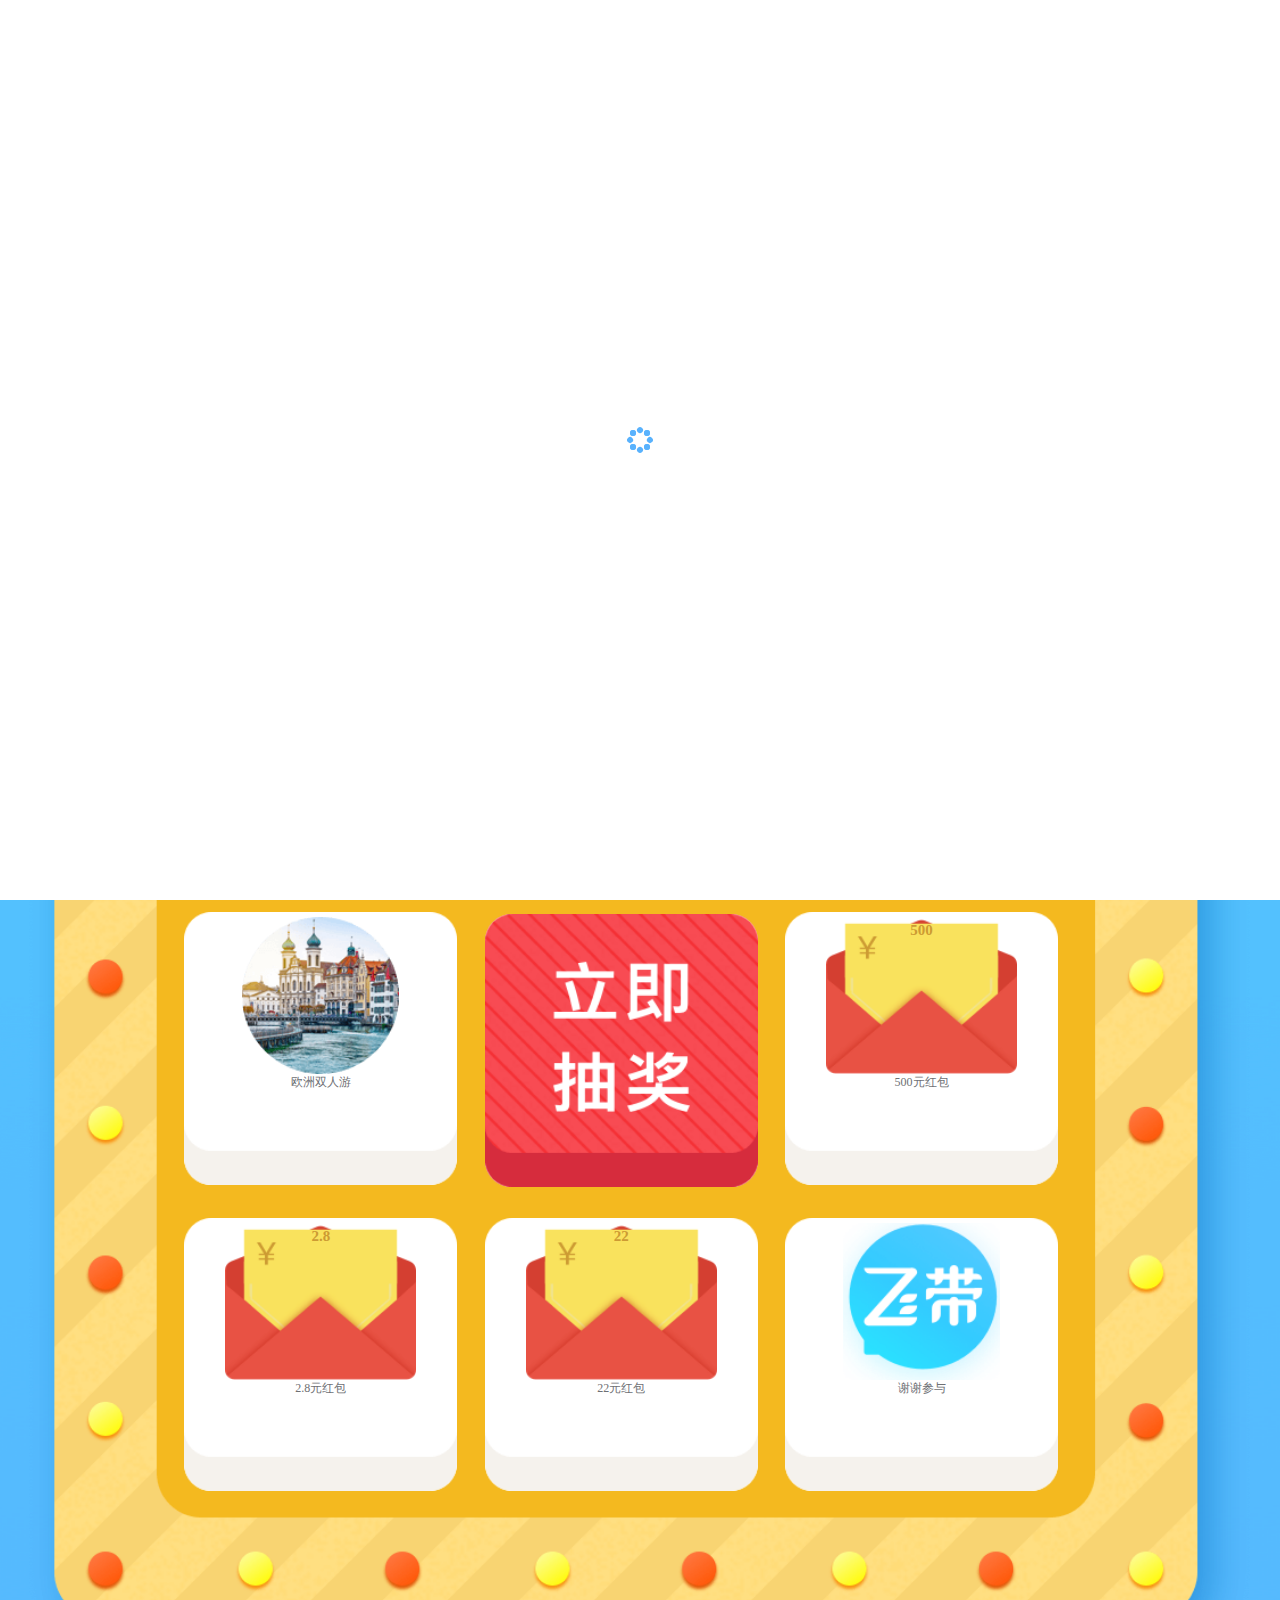
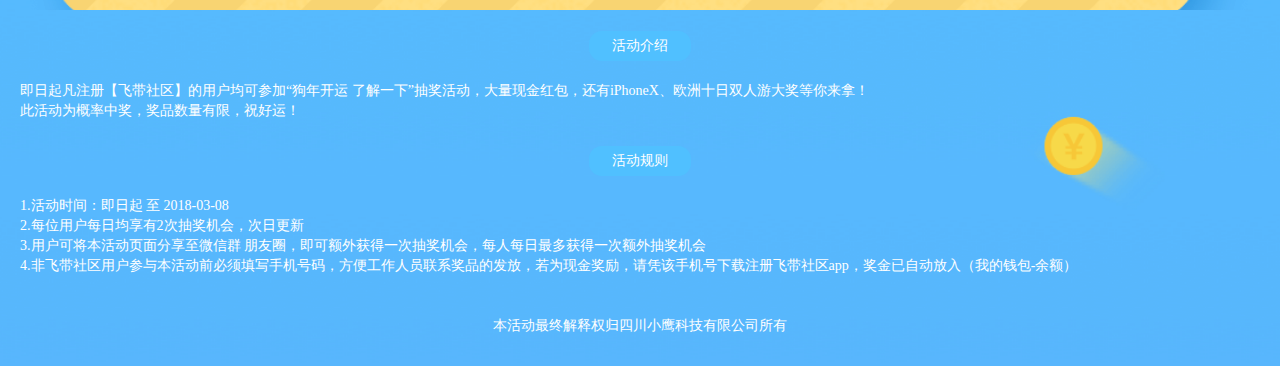
<file: src/main/resources/static/assert/index.html>
<!DOCTYPE html>
<html>
<head>
<meta name="viewport" content="initial-scale=1, maximum-scale=1, user-scalable=no, width=device-width">
<meta http-equiv="Content-Type" content="text/html; charset=utf-8" />
<title>抽奖专区</title>

<link rel="stylesheet" type="text/css" href="css/mobileSelect.css"/>
<link rel="stylesheet" type="text/css" href="css/animate.css"/>
<link rel="stylesheet" type="text/css" href="css/toast.css"/>
 <link rel="stylesheet" href="css/fakeLoader.css">
<link rel="stylesheet" type="text/css" href="css/index.css"/>
<script src="http://res.wx.qq.com/open/js/jweixin-1.2.0.js" type="text/javascript" charset="utf-8"></script>

</head>
<body class="keBody" onload="document.body.scrollTop='0px';">
	
 	<div class="fakeloader" style="display: block;"></div>
 	<div id="ccontent">
	<div class="logo">
		<img src="img/狗年开运@3x.png" alt="" />
	</div>
	 
<!--效果html开始-->
<div id="lottery" >
	<h2 class="lottery-title">今天剩余抽奖次数： <span id="countx"> 0 </span></h2>
    <table border="0" cellpadding="0" cellspacing="0" >
        <tr>
            <td class="lottery-unit lottery-unit-0"><img src="img/红包@3x.png"><h2>16</h2><p>16元红包</p> <div class="mask"></div></td>
            <td class="lottery-unit lottery-unit-1"><img src="img/iPhone@3x.png" ><p>iphoneX</p><div class="mask"></div></td>
            <td class="lottery-unit lottery-unit-2"><img src="img/红包@3x.png"><h2>88</h2><p>88元红包</p><div class="mask"></div></td>
        </tr>
        <tr>
            <td class="lottery-unit lottery-unit-7"><img src="img/双人游@3x.png"><h2></h2><p>欧洲双人游</p><div class="mask"></div></td>
            <td class="play" onclick="choujiang()"><img src="img/立即抽奖@3x.png" alt="" /></td>
            <td class="lottery-unit lottery-unit-3"><img src="img/红包@3x.png"><h2>500</h2><p>500元红包</p><div class="mask"></div></td>
        </tr>
        <tr>
            <td class="lottery-unit lottery-unit-6"><img src="img/红包@3x.png"><h2>2.8</h2><p>2.8元红包</p><div class="mask"></div></td>
            <td class="lottery-unit lottery-unit-5"><img src="img/红包@3x.png"><h2>22</h2><p>22元红包</p><div class="mask"></div></td>
            <td class="lottery-unit lottery-unit-4"><img src="img/谢谢参与@3x.png" ><p>谢谢参与</p><div class="mask"></div></td>
        </tr>
    </table>
</div>
<div id="guize">
	<div class="guizebtn">活动介绍</div>
	<p>即日起凡注册【飞带社区】的用户均可参加“狗年开运 了解一下”抽奖活动，大量现金红包，还有iPhoneX、欧洲十日双人游大奖等你来拿！</p> 
	<p>此活动为概率中奖，奖品数量有限，祝好运！</p>
</div>
<div id="guize">
	<div class="guizebtn">活动规则</div>
	<p>1.活动时间：即日起 至 2018-03-08 </p>
	<p>2.每位用户每日均享有2次抽奖机会，次日更新</p>
	<p>3.用户可将本活动页面分享至微信群 朋友圈，即可额外获得一次抽奖机会，每人每日最多获得一次额外抽奖机会 </p> 
	<p>4.非飞带社区用户参与本活动前必须填写手机号码，方便工作人员联系奖品的发放，若为现金奖励，请凭该手机号下载注册飞带社区app，奖金已自动放入（我的钱包-余额）</p>
	<p class="jieshi">本活动最终解释权归四川小鹰科技有限公司所有</p>
</div>
<!--<div class="bottom">
	<img src="img/形状2@2x.png"/>
</div>-->




<div class="maskk none" id="zhongle">
	<div class="bg">
		<div class="top">
		
	</div>
	<div class="bottom">
		<h2></h2>
		<p></p>
		<div class="btn">
			
		</div>
	</div></div>
</div>
<div class="maskk none" id="nolucky">
	<div class="maskk1" onclick="$('#nolucky').hide()">
		
	</div>
	<div class="content1">
		<img src="img/sad@3x.png" class="ku"/>
		<h2>
			很遗憾，未中奖
		</h2>
		<p>
			与奖品擦肩而过，祝你新年行大运！
		</p>
		<div class="div" onclick="$('#nolucky').hide()">
			继续抽奖
		</div>
	</div>
</div>
<div class="maskk none" id="pleaseShuru" >
	<div class="maskk1" onclick="$('#pleaseShuru').hide()">
		
	</div>
	<div class="content3">
		<h2>
			请先填写手机号码
		</h2>
		<ul>
			<li id="selectArea"><div class="fll">国家/地区</div><div class="frr"></div><div class="clear"></div></li>
			<li>
				<input type="tel" class="phone" name="" id="" value="" placeholder="请输入手机号码" />
			</li>
		</ul>
		<div class="div" onclick="lottery.submit()">
			确定
		</div>
	</div>
</div>
<div class="maskk none" id="pleaseShare" >
	<div class="maskk1" onclick="$('#pleaseShare').hide()">
		
	</div>
	<div class="content1">
		<img src="img/sad@3x.png" class="ku"/>
		<h2>
			今日抽奖机会已用完～
		</h2>
		<p>
			分享本活动至微信群 朋友圈，额外获得一次抽奖机会
		</p>
		<div class="div" onclick="lottery.share()">
			分享至微信
		</div>
	</div>
</div>
<div class="maskk none" id="lucky">
	<div class="maskk1" onclick="$('#lucky').hide()">
		
	</div>
	<div class="content2">
		<h2>
			恭喜获得
		</h2>
		<div class="jiangpin">
			<img src="img/红包@3x.png" alt="" />
			<h2 class="jine">0</h2>
			<p><span class="jine">0</span>元红包</p>
		</div>
		
		<div class="div" onclick="$('#lucky').hide()">
			继续抽奖
		</div>
		<p>已自动放入余额，可随时提现</p>
	</div>
</div>
<div class="maskk none" id="wechatshow" >
	<div class="maskk1" onclick="$('#wechatshow').hide()">
		
	</div>
	<div>
		<img src="img/手指@3x.png" alt="" />
	</div>
	<div class="p"><p>点击右上角 </p>发送到 微信群 或者 分享到朋友圈</div>
</div>
</div>
<script src="js/jquery-latest.js"></script>
<script src="js/fakeLoader.min.js"></script>
<script src="js/mobileSelect.min.js" type="text/javascript" charset="utf-8"></script>

<script src="js/toast.js" type="text/javascript" charset="utf-8"></script>
<script src="js/index.js"></script>
<script type="text/javascript">
</script>
<!--效果html结束-->

</body>
</html>
</file>
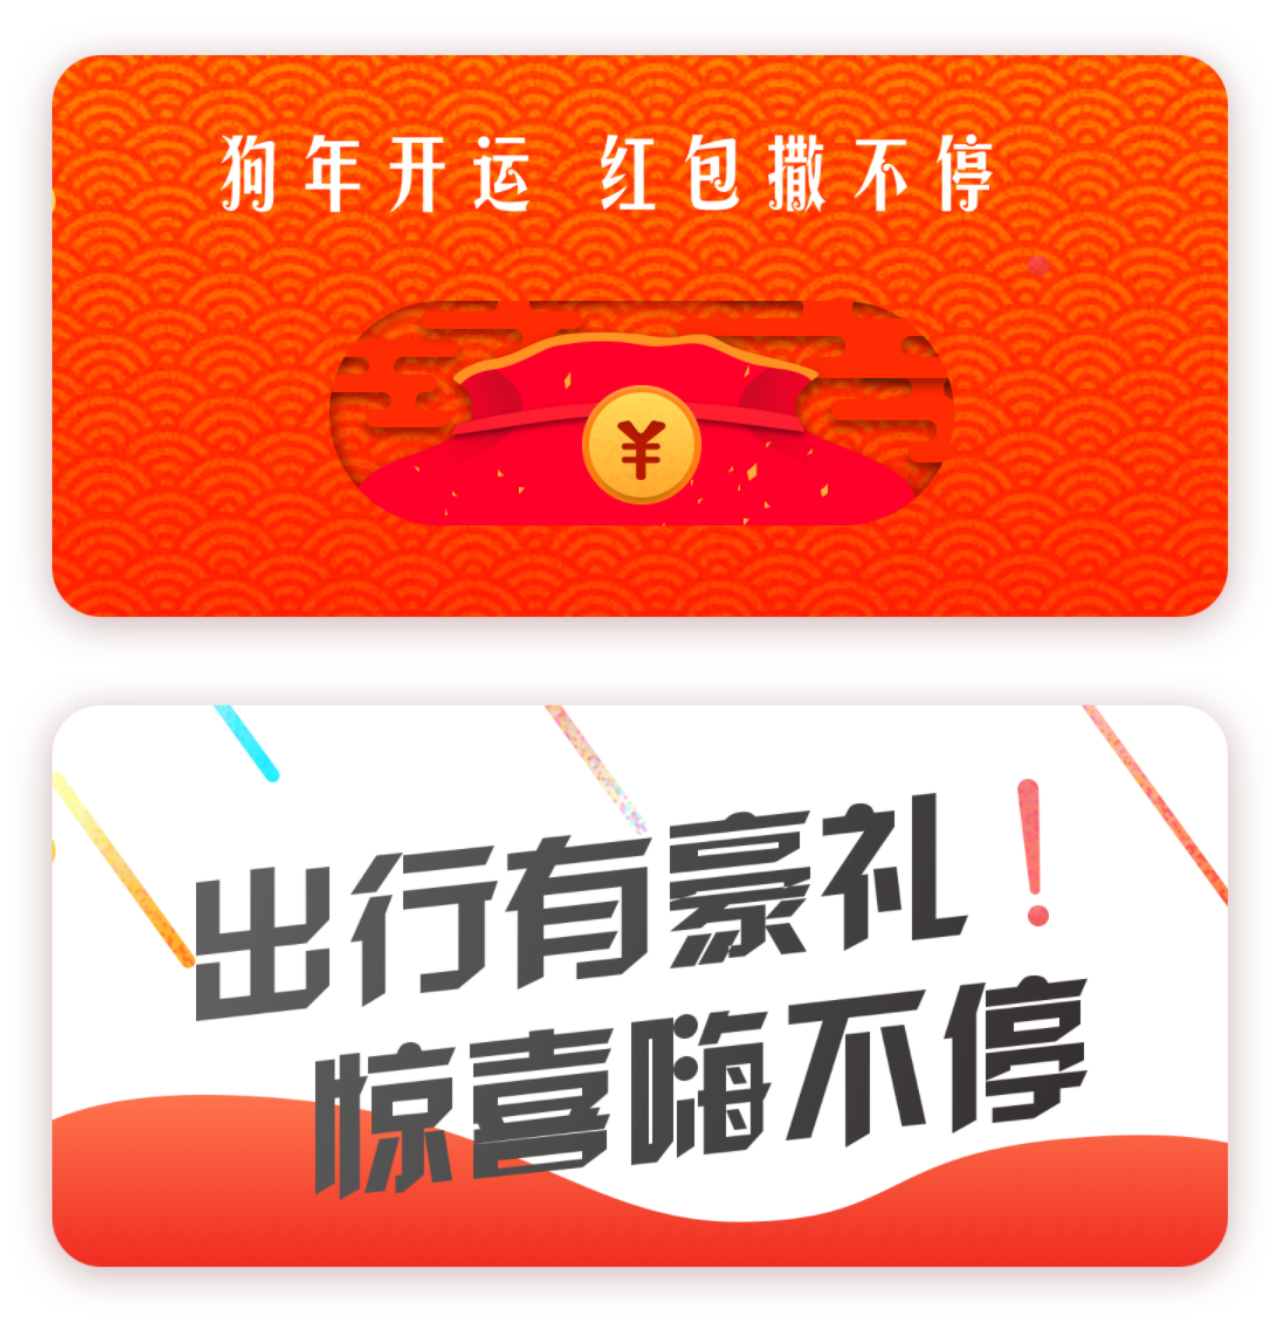
<file: src/main/resources/static/assert/activity/index.html>
<!DOCTYPE html>
<html>
	<head>
		<meta name="viewport" content="width=device-width,initial-scale=1,minimum-scale=1,maximum-scale=1,user-scalable=no" />
		<meta charset="UTF-8">
		<title>活动中心</title>
		<link rel="stylesheet" type="text/css" href="../css/activity.css"/>
	</head>
	<body class="actityCenter">
		<ul>
			<li><a href="../index.html">
				<img src="../img/活动卡片-抽奖@3x.png" alt="" /></a>
			</li>
			<li><a href="planeticket.html">
				<img src="../img/活动卡片-登机牌@3x.png" alt="" /></a>
			</li>
		</ul>
	</body>
</html>
</file>
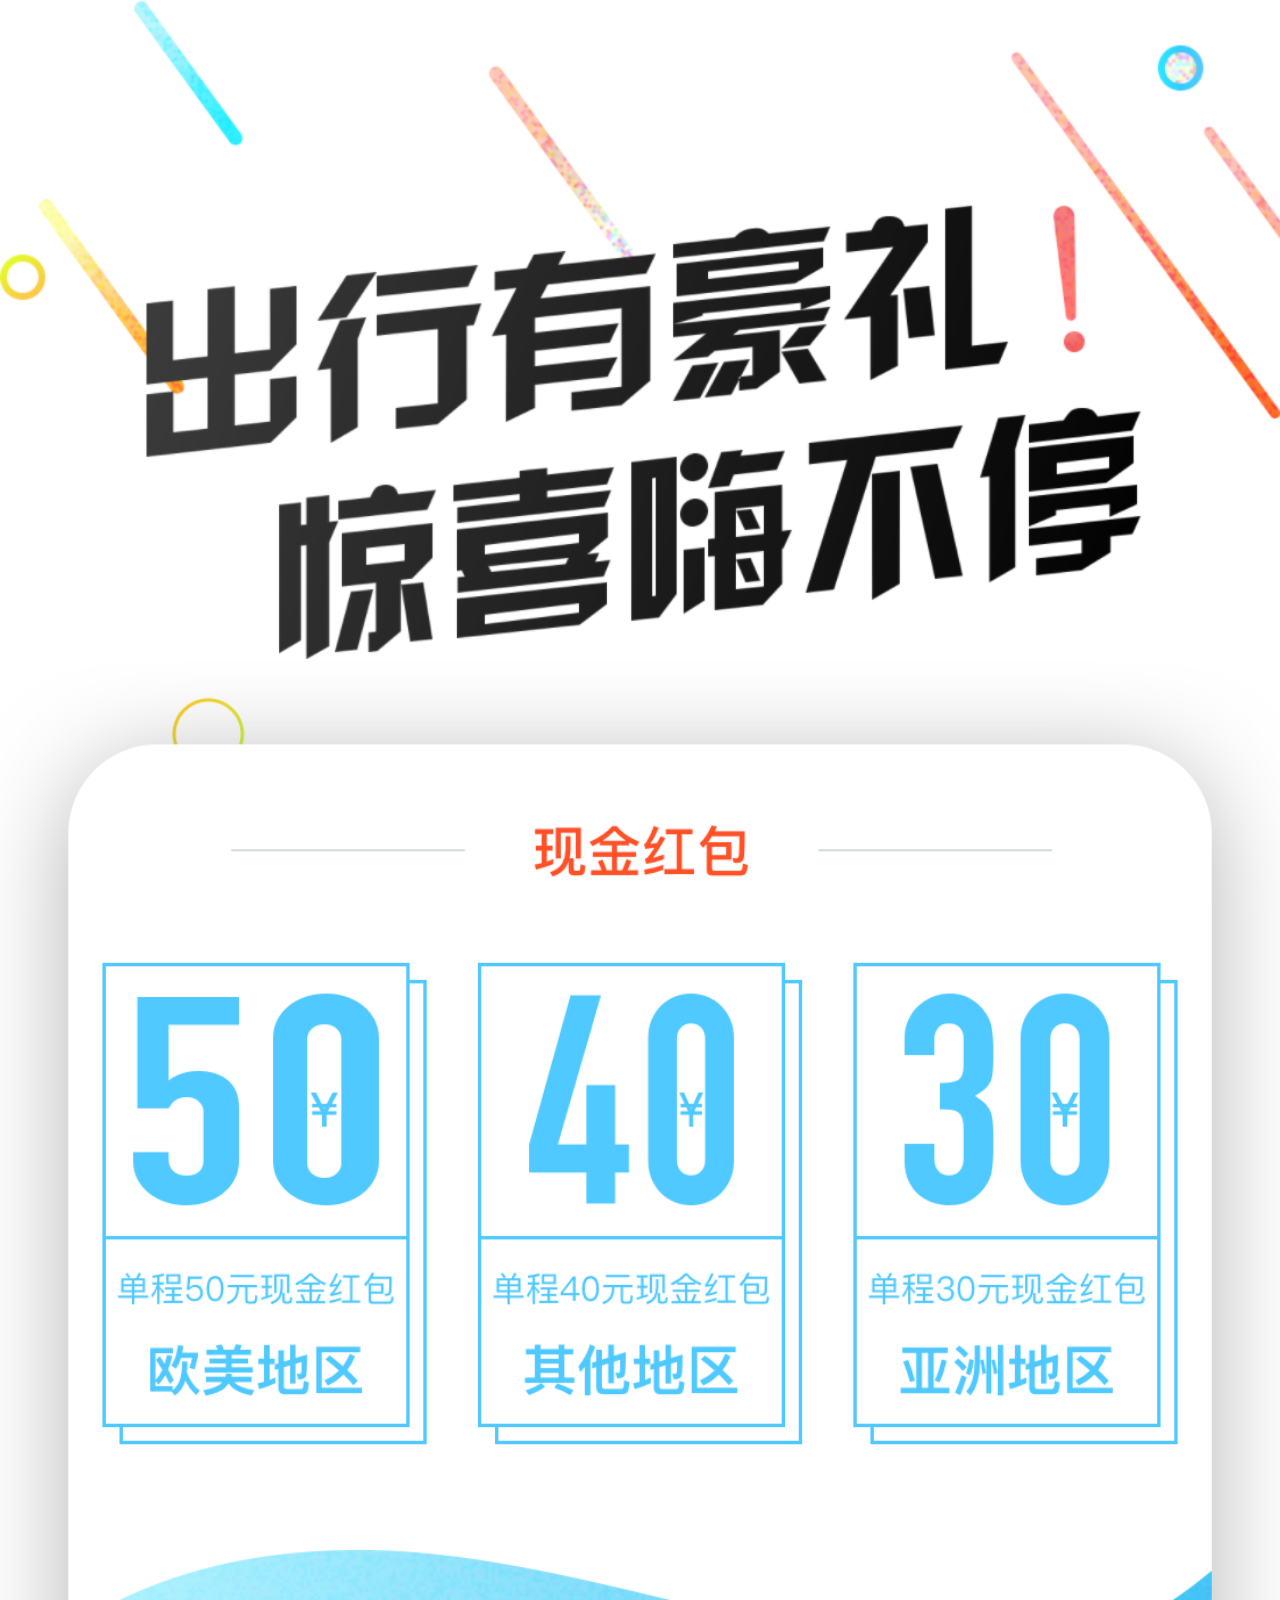
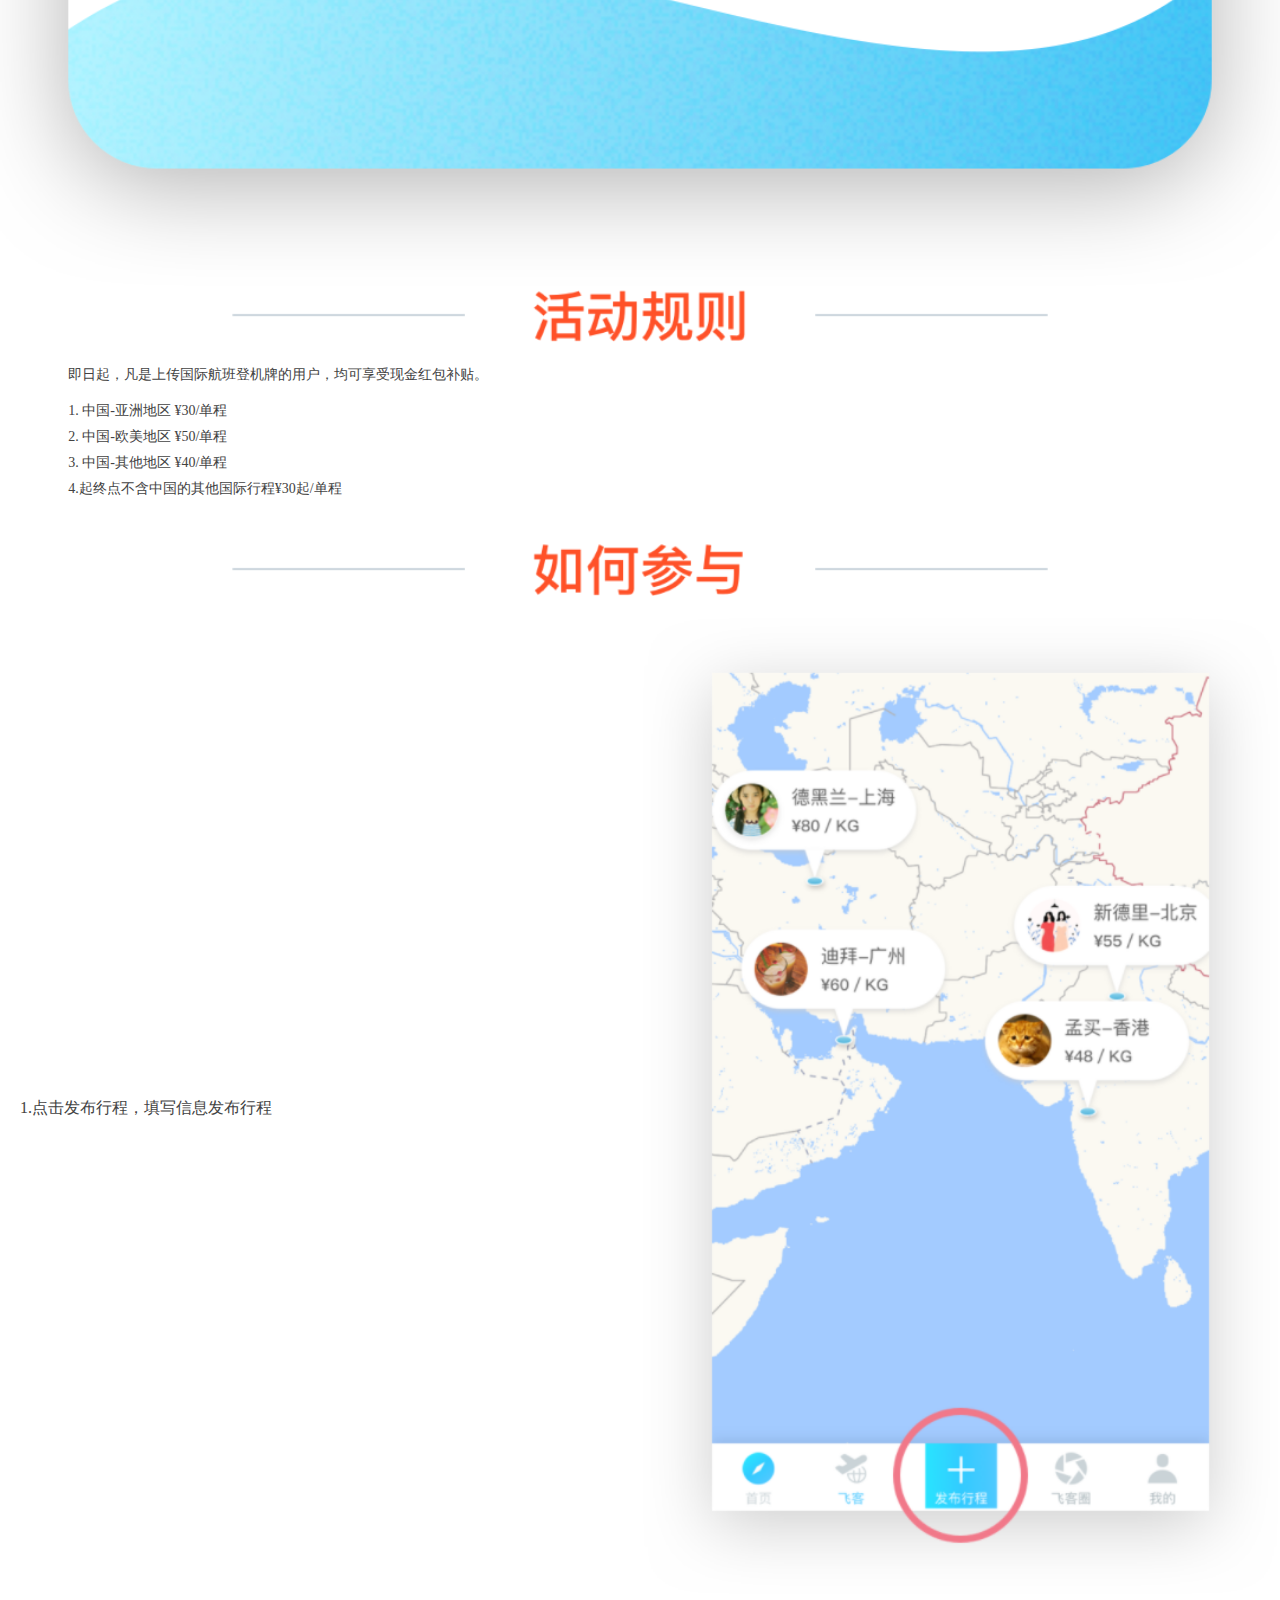
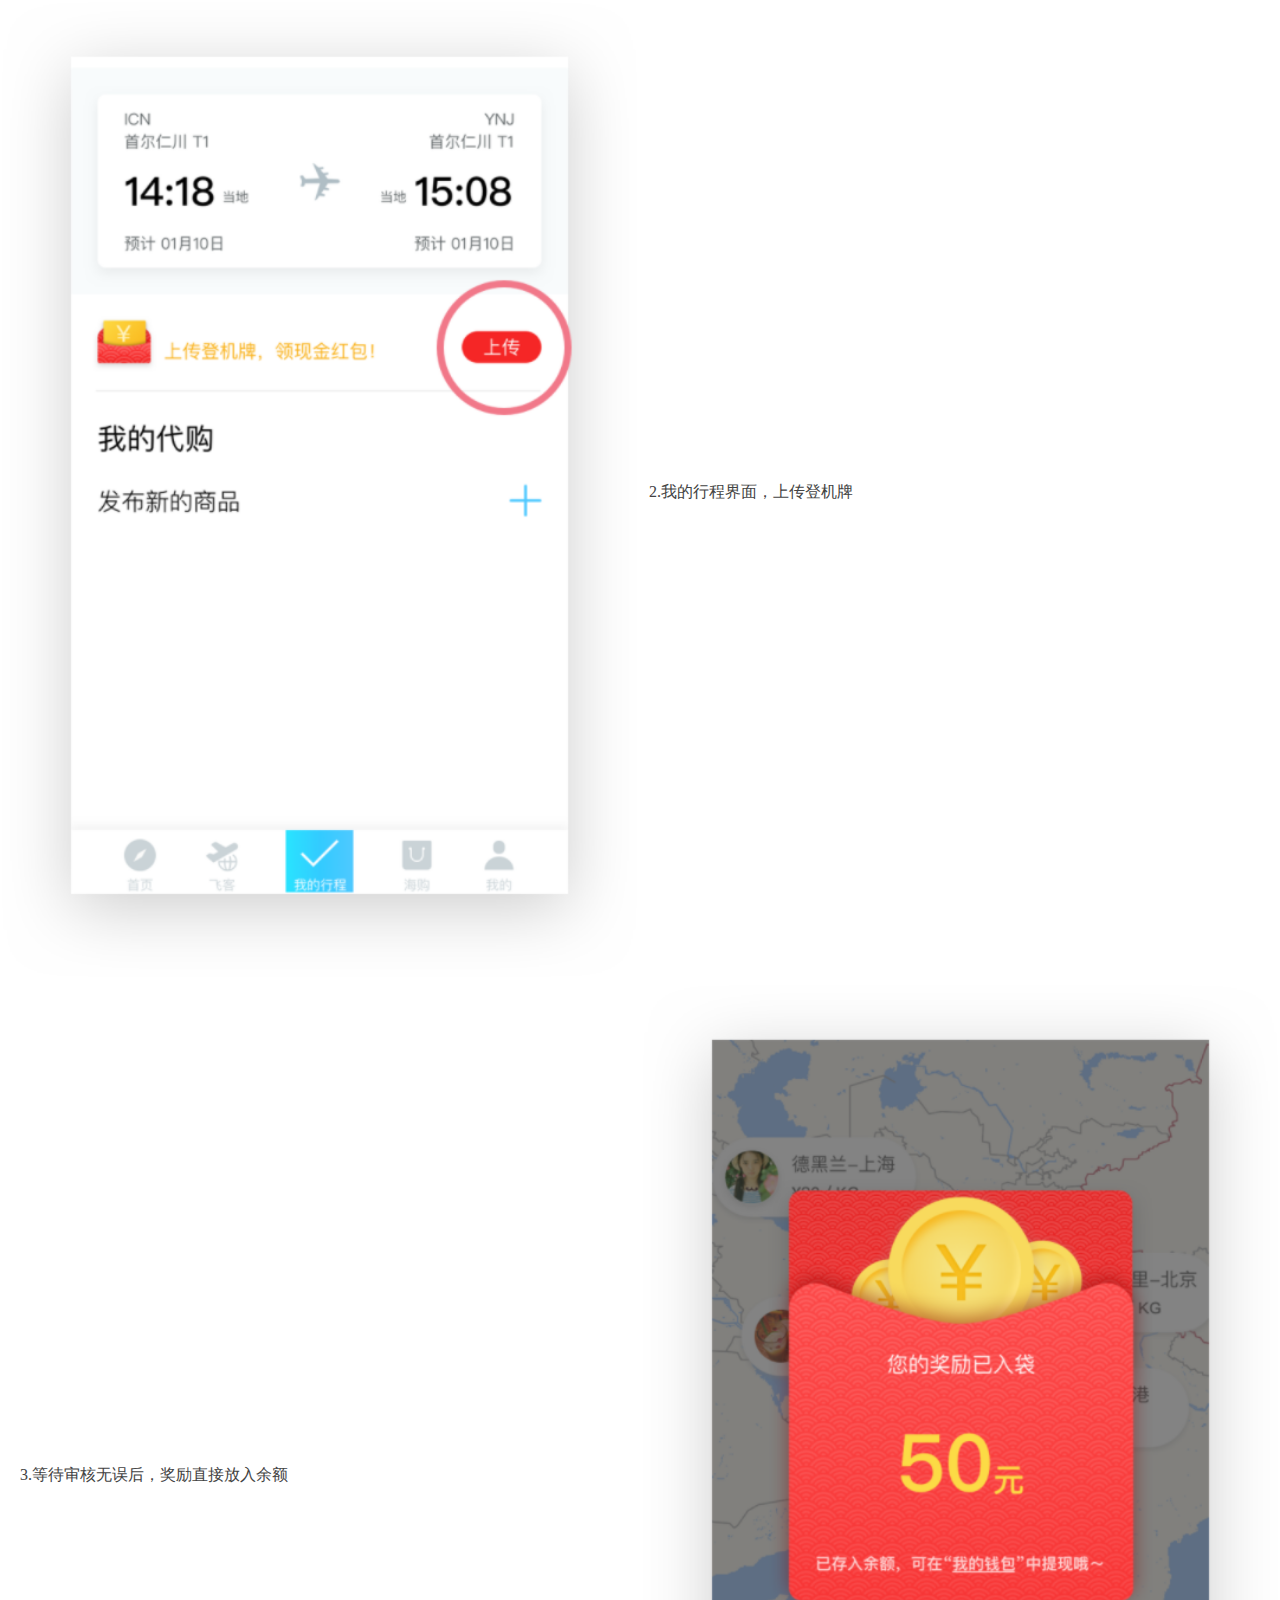
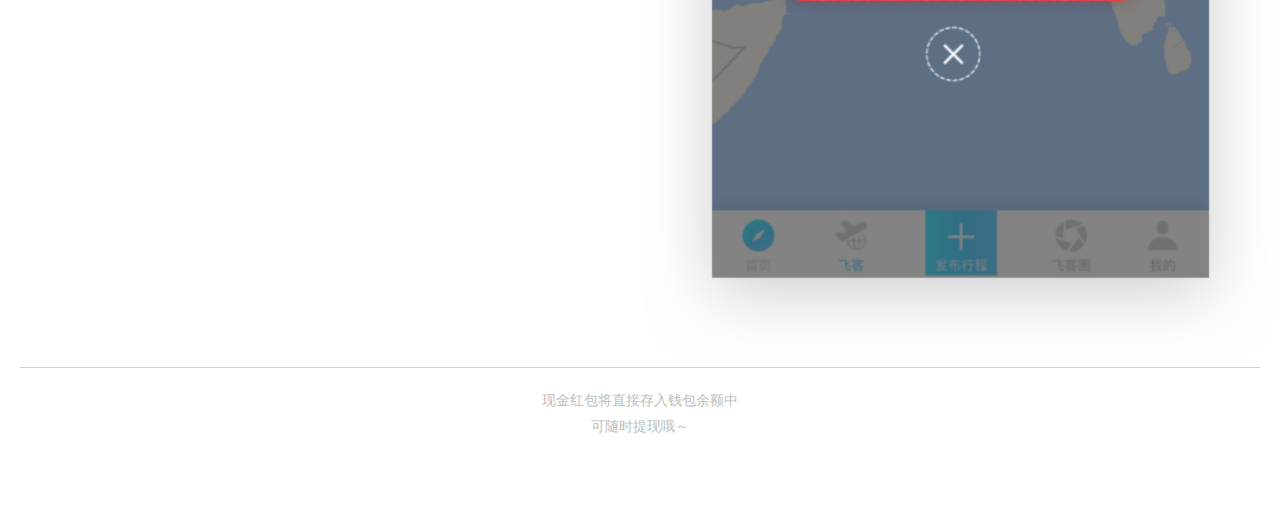
<file: src/main/resources/static/assert/activity/planeticket.html>
<!DOCTYPE html>
<html>
	<head>
		<meta name="viewport" content="width=device-width,initial-scale=1,minimum-scale=1,maximum-scale=1,user-scalable=no" />
		<meta charset="UTF-8">
		<title>出行有豪礼 惊喜嗨不停</title>
		<link rel="stylesheet" href="../css/activity.css" />
	</head>
	<body>
		<img src="../img/头背景@3x.png" alt="" class="headbg"/>
		<img src="../img/中部图@3x.png" class="middlebg"/>
		<img src="../img/活动规则@3x.png" class="activityrule" />
		<p class="mt20 mb10">即日起，凡是上传国际航班登机牌的用户，均可享受现金红包补贴。</p>
		<p>1. 中国-亚洲地区 ¥30/单程</p>
		<p>2. 中国-欧美地区 ¥50/单程</p>
		<p>3. 中国-其他地区 ¥40/单程 </p>
		<p>4.起终点不含中国的其他国际行程¥30起/单程</p>
		<img src="../img/如何参与@3x.png" class="activityrule mt40" />
		<div class="mt20 pl20">
			<div class="fl text">1.点击发布行程，填写信息发布行程</div>
			<div class="fr img">
				<img src="../img/说明1@3x.png"/>
			</div>
			<div class="clear"></div>
		</div>
		<div class=" pr20">
			<div class="fl img"><img src="../img/说明2@3x.png"/></div>
			<div class="fr text r0">2.我的行程界面，上传登机牌</div>
			<div class="clear"></div>
		</div>
		<div class="pl20">
			<div class="fl text">3.等待审核无误后，奖励直接放入余额</div>
			<div class="fr img"><img src="../img/说明3@3x.png"/></div>
			<div class="clear"></div>
		</div>
		<div class="mt79">
			<p class="mt20">现金红包将直接存入钱包余额中</p>
			<p>可随时提现哦～</p>
		</div>
	</body>
	<script src="../js/public.js" type="text/javascript" charset="utf-8"></script>
</html>
</file>
<file: src/main/resources/static/assert/css/mobileSelect.css>
.mobileSelect {
  position: relative;
  z-index: 0;
  opacity: 0;
  visibility: hidden;
  -webkit-transition: opacity 0.4s, z-index 0.4s;
  transition: opacity 0.4s, z-index 0.4s;
}
.mobileSelect * {
  margin: 0;
  padding: 0;
  -webkit-box-sizing: border-box;
  box-sizing: border-box;
}
.mobileSelect .grayLayer {
  position: fixed;
  top: 0;
  left: 0;
  bottom: 0;
  right: 0;
  background: #eee;
  background: rgba(0, 0, 0, 0.7);
  z-index: 888;
  display: block;
}
.mobileSelect .content {
  width: 100%;
  display: block;
  position: fixed;
  z-index: 889;
  color: black;
  -webkit-transition: all 0.4s;
  transition: all 0.4s;
  bottom: -350px;
  left: 0;
  background: white;
}
.mobileSelect .content .fixWidth {
  width: 90%;
  margin: 0 auto;
  position: relative;
}
.mobileSelect .content .fixWidth:after {
  content: ".";
  display: block;
  height: 0;
  clear: both;
  visibility: hidden;
}
.mobileSelect .content .btnBar {
  border-bottom: 1px solid #DCDCDC;
  font-size: 15px;
  height: 45px;
  position: relative;
  text-align: center;
  line-height: 45px;
}
.mobileSelect .content .btnBar .cancel,
.mobileSelect .content .btnBar .ensure {
  height: 45px;
  width: 55px;
  cursor: pointer;
  position: absolute;
  top: 0;
}
.mobileSelect .content .btnBar .cancel {
  left: 0;
  color: #666;
}
.mobileSelect .content .btnBar .ensure {
  right: 0;
  color: #1e83d3;
}
.mobileSelect .content .btnBar .title {
  font-size: 15px;
  padding: 0 15%;
  overflow: hidden;
  white-space: nowrap;
  text-overflow: ellipsis;
}
.mobileSelect .content .panel:after {
  content: ".";
  display: block;
  height: 0;
  clear: both;
  visibility: hidden;
}
.mobileSelect .content .panel .wheels {
  width: 100%;
  height: 200px;
  overflow: hidden;
}
.mobileSelect .content .panel .wheel {
  position: relative;
  z-index: 0;
  float: left;
  width: 50%;
  height: 200px;
  overflow: hidden;
  -webkit-transition: width 0.3s ease;
  transition: width 0.3s ease;
}
.mobileSelect .content .panel .wheel .selectContainer {
  display: block;
  text-align: center;
  -webkit-transition: -webkit-transform 0.18s ease-out;
  transition: -webkit-transform 0.18s ease-out;
  transition: transform 0.18s ease-out;
  transition: transform 0.18s ease-out, -webkit-transform 0.18s ease-out;
}
.mobileSelect .content .panel .wheel .selectContainer li {
  font-size: 15px;
  display: block;
  height: 40px;
  line-height: 40px;
  cursor: pointer;
  overflow: hidden;
  white-space: nowrap;
  text-overflow: ellipsis;
}
.mobileSelect .content .panel .selectLine {
  height: 40px;
  width: 100%;
  position: absolute;
  top: 80px;
  pointer-events: none;
  -webkit-box-sizing: border-box;
  box-sizing: border-box;
  border-top: 1px solid #DCDCDC;
  border-bottom: 1px solid #DCDCDC;
}
.mobileSelect .content .panel .shadowMask {
  position: absolute;
  top: 0;
  width: 100%;
  height: 200px;
  background: -webkit-gradient(linear, left top, left bottom, from(#ffffff), color-stop(rgba(255, 255, 255, 0)), to(#ffffff));
  background: -webkit-linear-gradient(top, #ffffff, rgba(255, 255, 255, 0), #ffffff);
  background: linear-gradient(to bottom, #ffffff, rgba(255, 255, 255, 0), #ffffff);
  opacity: 0.9;
  pointer-events: none;
}
.mobileSelect-show {
  opacity: 1;
  z-index: 10000;
  visibility: visible;
}
.mobileSelect-show .content {
  bottom: 0;
}
</file>
<file: src/main/resources/static/assert/css/toast.css>
@charset "UTF-8";
/* Welcome to Compass.
 * In this file you should write your main styles. (or centralize your imports)
 * Import this file using the following HTML or equivalent:
 * <link href="/stylesheets/screen.css" media="screen, projection" rel="stylesheet" type="text/css" /> */
/* line 5, C:/Ruby22-x64/lib/ruby/gems/2.2.0/gems/compass-core-1.0.3/stylesheets/compass/reset/_utilities.scss */
html, body, div, span, applet, object, iframe,
h1, h2, h3, h4, h5, h6, p, blockquote, pre,
a, abbr, acronym, address, big, cite, code,
del, dfn, em, img, ins, kbd, q, s, samp,
small, strike, strong, sub, sup, tt, var,
b, u, i, center,
dl, dt, dd, ol, ul, li,
fieldset, form, label, legend,
table, caption, tbody, tfoot, thead, tr, th, td,
article, aside, canvas, details, embed,
figure, figcaption, footer, header, hgroup,
menu, nav, output, ruby, section, summary,
time, mark, audio, video {
  margin: 0;
  padding: 0;
  border: 0;
  font: inherit;
  font-size: 100%;
  vertical-align: baseline;
}

/* line 22, C:/Ruby22-x64/lib/ruby/gems/2.2.0/gems/compass-core-1.0.3/stylesheets/compass/reset/_utilities.scss */
html {
  line-height: 1;
}

/* line 24, C:/Ruby22-x64/lib/ruby/gems/2.2.0/gems/compass-core-1.0.3/stylesheets/compass/reset/_utilities.scss */
ol, ul {
  list-style: none;
}

/* line 26, C:/Ruby22-x64/lib/ruby/gems/2.2.0/gems/compass-core-1.0.3/stylesheets/compass/reset/_utilities.scss */
table {
  border-collapse: collapse;
  border-spacing: 0;
}

/* line 28, C:/Ruby22-x64/lib/ruby/gems/2.2.0/gems/compass-core-1.0.3/stylesheets/compass/reset/_utilities.scss */
caption, th, td {
  text-align: left;
  font-weight: normal;
  vertical-align: middle;
}

/* line 30, C:/Ruby22-x64/lib/ruby/gems/2.2.0/gems/compass-core-1.0.3/stylesheets/compass/reset/_utilities.scss */
q, blockquote {
  quotes: none;
}
/* line 103, C:/Ruby22-x64/lib/ruby/gems/2.2.0/gems/compass-core-1.0.3/stylesheets/compass/reset/_utilities.scss */
q:before, q:after, blockquote:before, blockquote:after {
  content: "";
  content: none;
}

/* line 32, C:/Ruby22-x64/lib/ruby/gems/2.2.0/gems/compass-core-1.0.3/stylesheets/compass/reset/_utilities.scss */
a img {
  border: none;
}

/* line 116, C:/Ruby22-x64/lib/ruby/gems/2.2.0/gems/compass-core-1.0.3/stylesheets/compass/reset/_utilities.scss */
article, aside, details, figcaption, figure, footer, header, hgroup, main, menu, nav, section, summary {
  display: block;
}

/* line 13, ../sass/toast.scss */
.cpt-toast {
  position: fixed;
  left: 50%;
  top: 50%;
  text-align: center;
  animation-duration: 0.3s;
  max-width: 300px;
  line-height: 20px;
  display: inline-block;
  vertical-align: middle;
  *vertical-align: auto;
  *zoom: 1;
  *display: inline;
  -moz-transition: all 0.3s ease;
  -o-transition: all 0.3s ease;
  -webkit-transition: all 0.3s ease;
  transition: all 0.3s ease;
  transform: translate(-50%, -50%);
  transform: translate3d(-50%, -50%, 0);
  font-family: '微软雅黑','Microsoft Yahei';
  -moz-user-select: -moz-none;
  -ms-user-select: none;
  -webkit-user-select: none;
  user-select: none;
  word-wrap: break-word;
}
</file>
<file: src/main/resources/static/assert/css/fakeLoader.css>
/**********************
 *CSS Animations by:
 *http://codepen.io/vivinantony
***********************/
.spinner1 {
  width: 40px;
  height: 40px;
  position: relative;
}


.double-bounce1, .double-bounce2 {
  width: 100%;
  height: 100%;
  border-radius: 50%;
  background-color: #fff;
  opacity: 0.6;
  position: absolute;
  top: 0;
  left: 0;
  
  -webkit-animation: bounce 2.0s infinite ease-in-out;
  animation: bounce 2.0s infinite ease-in-out;
}

.double-bounce2 {
  -webkit-animation-delay: -1.0s;
  animation-delay: -1.0s;
}

@-webkit-keyframes bounce {
  0%, 100% { -webkit-transform: scale(0.0) }
  50% { -webkit-transform: scale(1.0) }
}

@keyframes bounce {
  0%, 100% { 
    transform: scale(0.0);
    -webkit-transform: scale(0.0);
  } 50% { 
    transform: scale(1.0);
    -webkit-transform: scale(1.0);
  }
}

.spinner2 {
  width: 20px;
  height: 20px;
  position: relative;
}


.container1 > div, .container2 > div, .container3 > div {
  width: 6px;
  height: 6px;
  background-color: #59b2fd;

  border-radius: 100%;
  position: absolute;
  -webkit-animation: bouncedelay 1.2s infinite ease-in-out;
  animation: bouncedelay 1.2s infinite ease-in-out;
  /* Prevent first frame from flickering when animation starts */
  -webkit-animation-fill-mode: both;
  animation-fill-mode: both;
}

.spinner2 .spinner-container {
  position: absolute;
  width: 100%;
  height: 100%;
}

.container2 {
  -webkit-transform: rotateZ(45deg);
  transform: rotateZ(45deg);
}

.container3 {
  -webkit-transform: rotateZ(90deg);
  transform: rotateZ(90deg);
}

.circle1 { top: 0; left: 0; }
.circle2 { top: 0; right: 0; }
.circle3 { right: 0; bottom: 0; }
.circle4 { left: 0; bottom: 0; }

.container2 .circle1 {
  -webkit-animation-delay: -1.1s;
  animation-delay: -1.1s;
}

.container3 .circle1 {
  -webkit-animation-delay: -1.0s;
  animation-delay: -1.0s;
}

.container1 .circle2 {
  -webkit-animation-delay: -0.9s;
  animation-delay: -0.9s;
}

.container2 .circle2 {
  -webkit-animation-delay: -0.8s;
  animation-delay: -0.8s;
}

.container3 .circle2 {
  -webkit-animation-delay: -0.7s;
  animation-delay: -0.7s;
}

.container1 .circle3 {
  -webkit-animation-delay: -0.6s;
  animation-delay: -0.6s;
}

.container2 .circle3 {
  -webkit-animation-delay: -0.5s;
  animation-delay: -0.5s;
}

.container3 .circle3 {
  -webkit-animation-delay: -0.4s;
  animation-delay: -0.4s;
}

.container1 .circle4 {
  -webkit-animation-delay: -0.3s;
  animation-delay: -0.3s;
}

.container2 .circle4 {
  -webkit-animation-delay: -0.2s;
  animation-delay: -0.2s;
}

.container3 .circle4 {
  -webkit-animation-delay: -0.1s;
  animation-delay: -0.1s;
}

@-webkit-keyframes bouncedelay {
  0%, 80%, 100% { -webkit-transform: scale(0.0) }
  40% { -webkit-transform: scale(1.0) }
}

@keyframes bouncedelay {
  0%, 80%, 100% { 
    transform: scale(0.0);
    -webkit-transform: scale(0.0);
  } 40% { 
    transform: scale(1.0);
    -webkit-transform: scale(1.0);
  }
}

.spinner3 {
  width: 40px;
  height: 40px;
  position: relative;  
  -webkit-animation: rotate 2.0s infinite linear;
  animation: rotate 2.0s infinite linear;
}

.dot1, .dot2 {
  width: 60%;
  height: 60%;
  display: inline-block;
  position: absolute;
  top: 0;
  background-color: #fff;
  border-radius: 100%;
  
  -webkit-animation: bounce 2.0s infinite ease-in-out;
  animation: bounce 2.0s infinite ease-in-out;
}

.dot2 {
  top: auto;
  bottom: 0px;
  -webkit-animation-delay: -1.0s;
  animation-delay: -1.0s;
}

@-webkit-keyframes rotate { 100% { -webkit-transform: rotate(360deg) }}
@keyframes rotate { 100% { transform: rotate(360deg); -webkit-transform: rotate(360deg) }}

@-webkit-keyframes bounce {
  0%, 100% { -webkit-transform: scale(0.0) }
  50% { -webkit-transform: scale(1.0) }
}

@keyframes bounce {
  0%, 100% { 
    transform: scale(0.0);
    -webkit-transform: scale(0.0);
  } 50% { 
    transform: scale(1.0);
    -webkit-transform: scale(1.0);
  }
}

.spinner4 {
  width: 30px;
  height: 30px;
  background-color: #fff;
  -webkit-animation: rotateplane 1.2s infinite ease-in-out;
  animation: rotateplane 1.2s infinite ease-in-out;
}

@-webkit-keyframes rotateplane {
  0% { -webkit-transform: perspective(120px) }
  50% { -webkit-transform: perspective(120px) rotateY(180deg) }
  100% { -webkit-transform: perspective(120px) rotateY(180deg)  rotateX(180deg) }
}

@keyframes rotateplane {
  0% { 
    transform: perspective(120px) rotateX(0deg) rotateY(0deg);
    -webkit-transform: perspective(120px) rotateX(0deg) rotateY(0deg) 
  } 50% { 
    transform: perspective(120px) rotateX(-180.1deg) rotateY(0deg);
    -webkit-transform: perspective(120px) rotateX(-180.1deg) rotateY(0deg) 
  } 100% { 
    transform: perspective(120px) rotateX(-180deg) rotateY(-179.9deg);
    -webkit-transform: perspective(120px) rotateX(-180deg) rotateY(-179.9deg);
  }
}

.spinner5 {
  width: 32px;
  height: 32px;
  position: relative;
}

.cube1, .cube2 {
  background-color: #fff;
  width: 10px;
  height: 10px;
  position: absolute;
  top: 0;
  left: 0;
  
  -webkit-animation: cubemove 1.8s infinite ease-in-out;
  animation: cubemove 1.8s infinite ease-in-out;
}

.cube2 {
  -webkit-animation-delay: -0.9s;
  animation-delay: -0.9s;
}

@-webkit-keyframes cubemove {
  25% { -webkit-transform: translateX(42px) rotate(-90deg) scale(0.5) }
  50% { -webkit-transform: translateX(42px) translateY(42px) rotate(-180deg) }
  75% { -webkit-transform: translateX(0px) translateY(42px) rotate(-270deg) scale(0.5) }
  100% { -webkit-transform: rotate(-360deg) }
}

@keyframes cubemove {
  25% { 
    transform: translateX(42px) rotate(-90deg) scale(0.5);
    -webkit-transform: translateX(42px) rotate(-90deg) scale(0.5);
  } 50% { 
    transform: translateX(42px) translateY(42px) rotate(-179deg);
    -webkit-transform: translateX(42px) translateY(42px) rotate(-179deg);
  } 50.1% { 
    transform: translateX(42px) translateY(42px) rotate(-180deg);
    -webkit-transform: translateX(42px) translateY(42px) rotate(-180deg);
  } 75% { 
    transform: translateX(0px) translateY(42px) rotate(-270deg) scale(0.5);
    -webkit-transform: translateX(0px) translateY(42px) rotate(-270deg) scale(0.5);
  } 100% { 
    transform: rotate(-360deg);
    -webkit-transform: rotate(-360deg);
  }
}

.spinner6 {
  width: 50px;
  height: 30px;
  text-align: center;
}

.spinner6 > div {
  background-color: #fff;
  height: 100%;
  width: 6px;
  margin-left:2px;
  display: inline-block;
  
  -webkit-animation: stretchdelay 1.2s infinite ease-in-out;
  animation: stretchdelay 1.2s infinite ease-in-out;
}

.spinner6 .rect2 {
  -webkit-animation-delay: -1.1s;
  animation-delay: -1.1s;
}

.spinner6 .rect3 {
  -webkit-animation-delay: -1.0s;
  animation-delay: -1.0s;
}

.spinner6 .rect4 {
  -webkit-animation-delay: -0.9s;
  animation-delay: -0.9s;
}

.spinner6 .rect5 {
  -webkit-animation-delay: -0.8s;
  animation-delay: -0.8s;
}

@-webkit-keyframes stretchdelay {
  0%, 40%, 100% { -webkit-transform: scaleY(0.4) }  
  20% { -webkit-transform: scaleY(1.0) }
}

@keyframes stretchdelay {
  0%, 40%, 100% { 
    transform: scaleY(0.4);
    -webkit-transform: scaleY(0.4);
  }  20% { 
    transform: scaleY(1.0);
    -webkit-transform: scaleY(1.0);
  }
}
  .spinner7 {
      width: 90px;
      height: 30px;
      text-align: center;
    }

    .spinner7 > div {
      background-color: #fff;
      height: 15px;
      width: 15px;
      margin-left:3px;
      border-radius: 50%;
      display: inline-block;
      
      -webkit-animation: stretchdelay 0.7s infinite ease-in-out;
      animation: stretchdelay 0.7s infinite ease-in-out;
    }

    .spinner7 .circ2 {
      -webkit-animation-delay: -0.6s;
      animation-delay: -0.6s;
    }

    .spinner7 .circ3 {
      -webkit-animation-delay: -0.5s;
      animation-delay: -0.5s;
    }

    .spinner7 .circ4 {
      -webkit-animation-delay: -0.4s;
      animation-delay: -0.4s;
    }

    .spinner7 .circ5 {
      -webkit-animation-delay: -0.3s;
      animation-delay: -0.3s;
    }

    @-webkit-keyframes stretchdelay {
      0%, 40%, 100% { -webkit-transform: translateY(-10px) }  
      20% { -webkit-transform: translateY(-20px) }
    }

    @keyframes stretchdelay {
      0%, 40%, 100% { 
        transform: translateY(-10px);
        -webkit-transform: translateY(-10px);
      } 20% {
        transform: translateY(-20px);
        -webkit-transform: translateY(-20px);
      }
    }
</file>
<file: src/main/resources/static/assert/css/index.css>
* {
  margin: 0;
  padding: 0;
  box-sizing: border-box;
}
@font-face {
  font-family: 'newfontcu';
  src: url('cu.ttf') format('truetype');
  font-weight: normal;
  font-style: normal;
}
@font-face {
  font-family: 'newfont';
  src: url('no.ttf') format('truetype');
  font-weight: normal;
  font-style: normal;
}
#lottery {
  width: 100vw;
  height: 100vw;
  margin: 0px auto;
  position: relative;
}
#lottery table {
	border-collapse: inherit;
  padding: 2.13333333333333vw;
  top: 19.46666666666667vw;
  width: 73.33333333333333vw;
  position: absolute;
  left: 10.13333333333333vw;
}
#lottery table td {
  position: relative;
  width: 21.33333333333333vw;
  text-align: center;
  display: inline-block;
  color: #333;
  height: 21.33333333333333vw;
  margin-right: 2.13333333333333vw;
  background: url(../img/RectangleCopy3@3x.png) no-repeat;
  background-size: 100%  100%;
}
#lottery table td:nth-child(3) {
  margin-right: 0;
}
#lottery table .play {
  margin-top: 2.66666666666667vw;
  margin-bottom: 2.4vw;
}
#lottery table .play img {
  width: 100%;
  height: 100%;
  margin-top: 0;
}
#lottery table td img {
  height: 12.26666666666667vw;
  display: block;
  margin: 0 auto;
  margin-top: 5px;
}
.maskk {
  padding: 0 41px;
}
.maskk .content1 {
  top: 50%;
  margin-top: -110.5px;
  background: #fff;
  width: calc(100% - 82px);
  position: absolute;
  height: 221px;
  background: #ffffff;
  border-radius: 12px ;
  padding: 0 25px;
}
li {
  list-style: none;
}
.fll {
  float: left;
}
.frr {
  float: right;
}.fakeloader{
	display: block;
	    display: block;
    position: fixed;
    width: 100%;
    height: 100%;
    top: 0px;
    left: 0px;
    background-color:#fff;
    z-index: 999;
}

.fakeloader .spinner2{
	margin: 0 auto;
top: 50%;
	margin-top: -20px;
}
.clear {
  clear: both;
}
.maskk .content3 {
  top: 50%;
  margin-top: -126.5px;
  background: #fff;
  width: calc(100% - 82px);
  position: absolute;
  height: 253px;
  background: #ffffff;
  border-radius: 12px ;
}
.maskk .content3 h2 {
  font-size: 18px;
  font-family: PingFangSC-Regular;
  color: #424242;
  line-height: 25px;
  margin-top: 20px;
  text-align: center;
}
.maskk .content3 ul {
  margin-top: 20px;
}
.maskk .content3 ul li {
  font-size: 14px;
  font-family: PingFangSC-Regular;
  color: #424242;
  line-height: 44px;
  width: calc(100% - 40px);
  margin-left: 15px;
  height: 44px;
  background: #f2f5f6;
  border-radius: 4px ;
  padding: 0 10px;
}
.maskk .content3 ul li input {
  background: #f2f5f6;
  height: 42px;
  border: none;
  outline: none;
}
.maskk .content3 ul li:first-child {
  margin-bottom: 16px;
  background: url(../img/向右箭头@3x.png) no-repeat calc( 100% - 10px) center #f2f5f6;
  background-size: 6px 10px ;
}
.maskk .content3 .div {
  width: 180px;
  height: 44px;
  background: #4bc9ff;
  border-radius: 22px ;
  margin: 20px auto;
  margin-bottom: 0;
  text-align: center;
  color: #fff;
  line-height: 44px;
}
.jieshi {
  margin-top: 40px;
  text-align: center;
}
.maskk .content1 .ku {
  position: absolute;
  width: 60px;
  height: 73px;
  left: 50%;
  top: -36px;
  margin-left: -30px;
}
.maskk .content1 h2 {
  text-align: center;
  font-size: 20px;
  font-family: PingFangSC-Regular;
  color: #424242;
  line-height: 28px;
  margin-top: 57px;
}
.maskk .content2 {
  top: 50%;
  margin-top: -140px;
  background: #fff;
  width: calc(100% - 82px);
  position: absolute;
  height: 280px;
  background: #ffffff;
  border-radius: 12px ;
}
.maskk .content2 h2 {
  text-align: center;
  font-size: 20px;
  font-family: PingFangSC-Regular;
  color: #424242;
  line-height: 28px;
  margin-top: 20px;
}
.maskk .content2 .jiangpin {
  margin: 0 auto;
  margin-top: 20px;
  width: 80px;
  position: relative;
}
.maskk .content2 .jiangpin h2 {
  position: absolute;
  font-size: 22px;
  font-family: PingFangSC-Semibold;
  color: #cd9b33;
  line-height: 30px;
  top: 5px;
  width: 100%;
  text-align: center;
  margin-top: 0;
}
.maskk .content2 .jiangpin p {
  font-size: 16px;
  font-family: PingFangSC-Regular;
  color: #424242;
  line-height: 22px;
  margin-top: 10px;
  text-align: center;
}
.maskk .content2 .jiangpin img {
  width: 100%;
}
.maskk .content1 p {
  text-align: center;
  font-size: 16px;
  font-family: PingFangSC-Light;
  color: #424242;
  line-height: 22px;
  margin-top: 10px;
}
.maskk .content1 .div {
  width: 180px;
  height: 44px;
  background: #4bc9ff;
  border-radius: 22px ;
  margin: 20px auto;
  margin-bottom: 0;
  text-align: center;
  color: #fff;
  line-height: 44px;
}
.maskk .content2 p {
  font-size: 12px;
  font-family: PingFangSC-Light;
  color: #424242;
  line-height: 17px;
  text-align: center;
  margin-top: 14px;
}
.maskk .content2 .div {
  width: 180px;
  height: 44px;
  background: #4bc9ff;
  border-radius: 22px ;
  margin: 20px auto;
  margin-bottom: 0;
  text-align: center;
  color: #fff;
  line-height: 44px;
}
#lottery table td .iphone {
  width: 50%;
  height: 50%;
  object-fit: cover;
  margin-top: 5px;
}
#lottery table td.active .mask {
  display: block;
}
#lottery table td h2 {
  position: absolute;
  top: 8px;
  width: 100%;
  text-align: center;
  font-size: 15px;
  font-weight: bold;
  font-family: PingFangSC-Semibold;
  color: #cd9b33;
  line-height: 21px;
}
#lottery table td p {
  font-size: 12px;
  font-family: PingFangSC-Regular;
  color: #6e7074;
  line-height: 17px;
}
.mask {
  width: 100%;
  height: 100%;
  position: absolute;
  left: 0;
  top: 0px;
  border-radius: 8px;
  background-color: rgba(252, 211, 4, 0.6);
  display: none;
}
.keBody {
  background: url(../img/背景@3x-2.png) no-repeat #59b2fd;
  background-size: 100% ;
  padding-bottom: 24.5px;
}
.logo {
  width: 64.66666666666667vw;
  margin: 0 auto;
  margin-top: 28.5px;
}
.logo img {
  width: 100%;
}
.logo p {
  text-align: center;
  font-family: 'newfont';
  font-size: 11.5px;
  font-weight: normal;
  font-stretch: normal;
  line-height: 12px;
  letter-spacing: 0px;
  color: #fffdf1;
  margin-top: 7.5px;
}
.lottery-title {
  font-size: 14px;
  font-family: PingFangSC-Regular;
  color: #694b04;
  line-height: 20px;
  position: absolute;
  text-align: center;
  width: 100%;
  top: 2.13333333333333vw;
}
.lottery-title span {
  color: #f97828;
}
#lottery {
  margin-top: 20px;
  animation: heart 0.5s  infinite;
  background: url(../img/one@3x.png) no-repeat;
  background-size: 100% 105% ;
  width: 95.73333333333333vw;
  animation-direction: alternate;
  -webkit-animation-direction: alternate;
}
#wechatshow img{
	
		width: 36vw;
		position: absolute;
		top: 20px;
		right: 38px;
}
#wechatshow .p{
	position: absolute;
	top: 117px;
	width: calc(100% - 105px);
	text-align: center;
	font-size:18px;
font-family:PingFangSC-Regular;
color:rgba(255,255,255,1);
line-height:25px;
}
@keyframes heart {
  100% {
    background: url(../img/one@3x.png) no-repeat;
    background-size: 100% 105% ;
  }
  0% {
    background: url(../img/two@3x.png) no-repeat;
    background-size: 100% 105% ;
  }
}
#guize {
  width: 100vw;
  margin: 0 auto;
  margin-top: 20.5px;
  /*background: url(../img/抽奖规则@2x.png) no-repeat;*/
  background-size: 100% 100% ;
  padding-left: 20px;
  padding-right: 20px;
  font-family: 'no';
  font-size: 12px;
  font-weight: normal;
  font-stretch: normal;
  line-height: 24px;
  letter-spacing: 0px;
  color: #fffdf1;
  padding-bottom: 5px;
}
#guize p {
  font-size: 14px;
  font-family: PingFangSC-Regular;
  color: #ffffff;
  line-height: 20px;
}
.guizebtn {
  margin: 0 auto;
  margin-bottom: 20px;
  width: 102px;
  height: 30px;
  background: #50c0ff;
  border-radius: 13px ;
  font-size: 14px;
  font-family: PingFangSC-Regular;
  color: #ffffff;
  line-height: 30px;
  text-align: center;
}
.bottom {
  margin: 0 auto;
  margin-top: 18px;
  width: 44.66666666666667vw;
}
.bottom img {
  width: 100%;
}
.maskk {
  position: fixed;
  top: 0;
  left: 0;
  width: 100vw;
  height: 100vh;

}
.maskk1 {
  position: fixed;
  top: 0;
  left: 0;
  width: 100vw;
  height: 100vh;
  background: rgba(0, 0, 0, 0.7);
}
.maskk .wrap {
  top: 33vh;
  position: relative;
  text-align: center;
  margin: 0 auto;
  width: 82.66666666666667vw;
  height: 82.66666666666667vw;
  background-size: 100%;
}
.maskk .wrap .logo {
  width: 55.2vw;
  position: absolute;
  top: -76px;
  margin: 0 auto;
  left: 50%;
  margin-left: -27.6vw;
}
.maskk .wrap input {
  font-size: 20px;
  padding: 0 15px;
  width: 64.13333333333333vw;
  margin: 0 auto;
  margin-top: 115px;
  height: 40.5px;
  background-color: #ffffff;
  border-radius: 20px;
  border: none;
  outline: none;
}
.maskk .wrap ::-webkit-input-placeholder {
  font-family: 'cu';
  font-size: 20px;
  font-weight: normal;
  font-stretch: normal;
  color: #d5d5d5;
}
.maskk .wrap .btn {
  margin: 0 auto;
  margin-top: 13.5px;
  width: 64.13333333333333vw;
}
.maskk .wrap .btn img {
  width: 100%;
}
.maskk .wrap .img {
  margin-top: 10.5px;
  width: 38.13333333333333vw;
}
.none {
  display: none;
}
.maskk .bg {
  margin: 0 auto;
  margin-top: 70px;
  width: 82.13333333333333vw;
  height: 501.5px;
  background-size: 100% 100%;
  position: relative;
}
.maskk .bg .top {
  position: absolute;
  top: -40px;
  margin: 0 auto;
  width: 65.0974025974026%;
  left: 50%;
  margin-left: -32.5487013%;
}
.maskk .bg .top img {
  width: 100%;
}
.maskk .bg .bottom {
  font-family: 'cu';
  width: 100%;
  position: absolute;
  bottom: 0px;
  text-align: center;
}
.maskk .bg .bottom h2 {
  font-family: 'cu';
  font-size: 18px;
  font-weight: normal;
  font-stretch: normal;
  margin-bottom: 21px;
  letter-spacing: 0px;
  color: #ff0000;
  line-height: 18px;
}
.maskk .bg .bottom p {
  font-family: 'cu';
  font-size: 32px;
  font-weight: normal;
  font-stretch: normal;
  margin-bottom: 28.5px;
  letter-spacing: 0px;
  color: #ff0000;
  line-height: 32px;
}
.maskk .bg .bottom .btn {
  height: 27.5px;
  background-image: linear-gradient(0deg, #fa003b 0%, #fc3001 100%), linear-gradient(#ffffff, #ffffff);
  background-blend-mode: normal, 
        normal;
  border-radius: 13.5px;
  line-height: 27.5px;
  font-family: 'cu';
  font-size: 12.5px;
  font-weight: normal;
  font-stretch: normal;
  width: 85.55194805194805%;
  margin: 0 auto;
  margin-bottom: 33.5px;
  letter-spacing: 0px;
  color: #ffffff;
}

@media screen and (min-width: 320px) and (max-width: 320px) {
  .lottery-title {
    font-size: 12px;
  }
  #lottery table td p {
    font-size: 12px;
  }
  p{
  	font-size: 12px;
  }
  .jieshi{
  	font-size: 12px;
  }
  .maskk .content1 p{
  	font-size: 13px;
  }
}
</file>
<file: src/main/resources/static/assert/css/activity.css>
*{
	margin: 0;
	padding: 0;
	box-sizing: border-box;
}
body{
	padding-bottom: 67px;
}
.headbg,.middlebg{
	width: 100%;
	display: block;
}
.activityrule{
	display: block;
	width: 64%;
	margin: 0 auto;
}
p{
	width: 89.33333333333333%;
	margin: 0 auto;
	font-size:14px;
font-family:PingFangSC-Light;
color:rgba(66,66,66,1);
line-height:26px;

}
.mt20{
	margin-top: 20px;
}
.mt40{
	margin-top: 40px;
}
.mb10{
	margin-bottom: 10px;
}
.fl{
	float: left;
}

.fr{
	float: right;
}
.clear{
	clear: both;
}
.mt79{
	margin-top: 0px;
	padding: 0 20px;
}
.mt79:before{
	display: block;
	height: 1px ;
	width: 100%;
	background: #C7D2DA;
	content:' '
}
.pl20{
	padding-left: 20px;
	position:relative;
}
.pr20{
	padding-right: 20px;
	position:relative;
}
.mt79 p{
	text-align: center;
	font-size:14px;
font-family:PingFangSC-Light;
color:rgba(189,189,189,1);
line-height:26px;
}
.text{
	position: absolute;
    top: 50%;
    transform: translateY(-50%);
	width: 49.29577464788732%;
	font-size:16px;
font-family:PingFangSC-Regular;
color:rgba(66,66,66,1);
line-height:22px;
}
.img{
	width:50.70422535211268%;
	
}
.r0{
	right: 0;
}
.img img{
	width: 100%;
}
.help{
	padding: 10px 20px 68px 10px;
}
.help .img{
	display: block;
	width: 48vw;
	height: 75.73333333333333vw;
}
.help .smallimg{
	width: 5.33333333333333vw;
	display: block;
}
.help .text165{
	max-width:44vw ;
	font-size:14px;
font-family:PingFangSC-Regular;
color:rgba(0,0,0,1);
line-height:20px;
margin: 0;
padding: 0;
width: 100%;
}
.help .text145{
margin: 0;
padding: 0;
font-size:14px;
font-family:PingFangSC-Regular;
color:rgba(0,0,0,1);
line-height:20px;
width: 100%;
max-width:38.66666666666667vw ;
}
.help .text160{
margin: 0;
padding: 0;
font-size:14px;
font-family:PingFangSC-Regular;
color:rgba(0,0,0,1);
line-height:20px;
width: 100%;
max-width:42.66666666666667vw ;
}
.help .middler{
	position: absolute;
    top: 50%;
    right: 0px;
    transform: translateY(-50%);
}
.help .middlel{
	position: absolute;
    top: 50%;
    left: 10px;
    transform: translateY(-50%);
}
.help .adiv{
	position: relative;
	margin-top: 20px;
}
.help  .dispinline{
	display: inline-block;
	vertical-align: -5px;
}
.help .text160 span{
	font-size:12px;
font-family:PingFangSC-Regular;
color:rgba(0,0,0,1);
line-height:20px;
}
.actityCenter{
	padding: 0 10px;
	padding-top: 20px;
	
}
.actityCenter ul li{
	list-style: none;
	border-radius: 14px;
}
.actityCenter ul li img{

	width: 100%;
}
</file>
